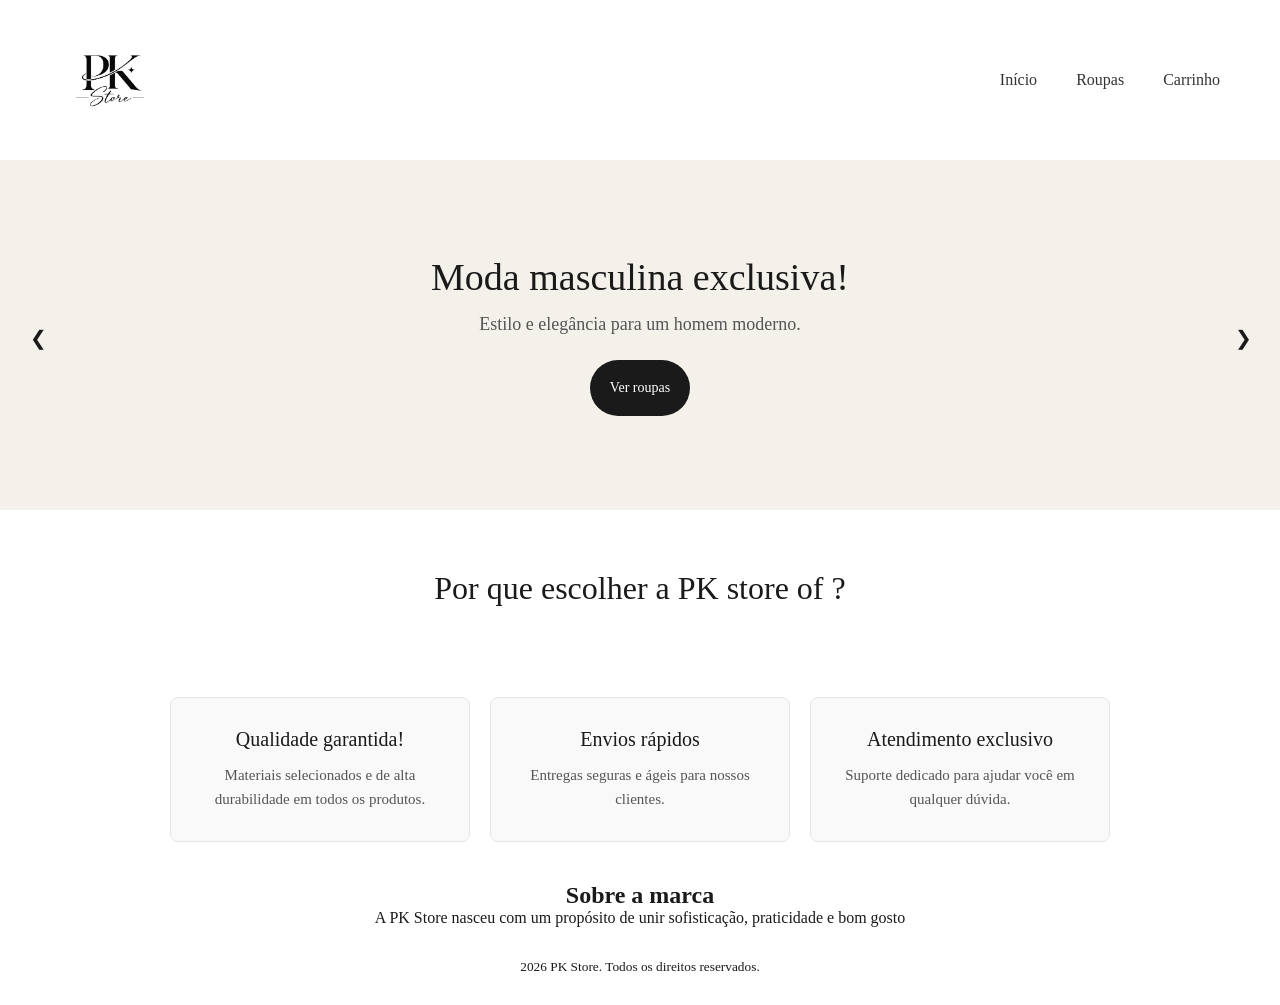
<file: index.html>
<!DOCTYPE html>
<html lang="pt-BR">
    <head>
        <meta charset="UTF-8" />
        <title>PK.STORE.OF</title>
        <link rel="stylesheet" href=".css/style.css">
    </head>
    <body>
        <header id="inicio">
              <img src="assets/img/Logotipo Minimalista PK Store (1) (1).png" alt="Foto da logo tipo da marca, escrito Pk store">
            <section id="itens-head">
                <a href="index.html">Início</a>
                <a href="pages/roupas.html">Roupas</a>
                <a href="pages/carrinho.html">Carrinho</a>
            </section>
            </header>

        <main>
           <section id="carrossel">
    <article class="banner ativo">
        <h1>Moda masculina exclusiva!</h1>
        <p>Estilo e elegância para um homem moderno.</p>
        <a class="botao" href="pages/roupas.html">Ver roupas</a>
    </article>


    <article class="banner" id="banner-geral">
                    <h1>Seu estilo do topo aos pés</h1>
                    <p>Da cabeça às roupas. Encontre tudo o que você precisa na PK Store.</p>
                    <a class="botao" href="#secao-sobre">Conhecer marca</a>
                </article>

    <button class="botao-carrossel esquerda" onclick="mudarBanner(-1)">&#10094;</button>
    <button class="botao-carrossel direita" onclick="mudarBanner(1)">&#10095;</button>
            </section>

            <section class="secao-info">
                <h2>Por que escolher a PK store of ?</h2>
            </section>

            <section class="grade-info">
                <article class="bloco-info">
                    <h3>Qualidade garantida!</h3>
                    <p>Materiais selecionados e de alta durabilidade em todos os produtos.</p>
                </article>

                <article class="bloco-info">
                    <h3>Envios rápidos</h3>
                    <p>Entregas seguras e ágeis para nossos clientes.</p>
                </article>

                <article class="bloco-info">
                    <h3>Atendimento exclusivo</h3>
                    <p>Suporte dedicado para ajudar você em qualquer dúvida.</p>
                </article>
            </section>
            </section>

            <section id="secao-sobre">
                <h2>Sobre a marca</h2>
                <p>A PK Store nasceu com um propósito de unir sofisticação, praticidade e bom gosto</p>
            </section>
        </main>
          <footer>
        <p><small>2026 PK Store. Todos os direitos reservados.</small></p>
    </footer>
    <script>
        let indiceAtual = 0;
        const banners = document.querySelectorAll('.banner');

        function mudarBanner(direcao) {
            banners[indiceAtual].classList.remove('ativo');
            indiceAtual = (indiceAtual + direcao + banners.length) % banners.length;
            banners[indiceAtual].classList.add('ativo');
        }
    </script>

    <script>
      setInterval(function() {
        mudarBanner(1);
      }, 3500);
    </script>

  </body>
</html>
    </body>
</html>
</file>
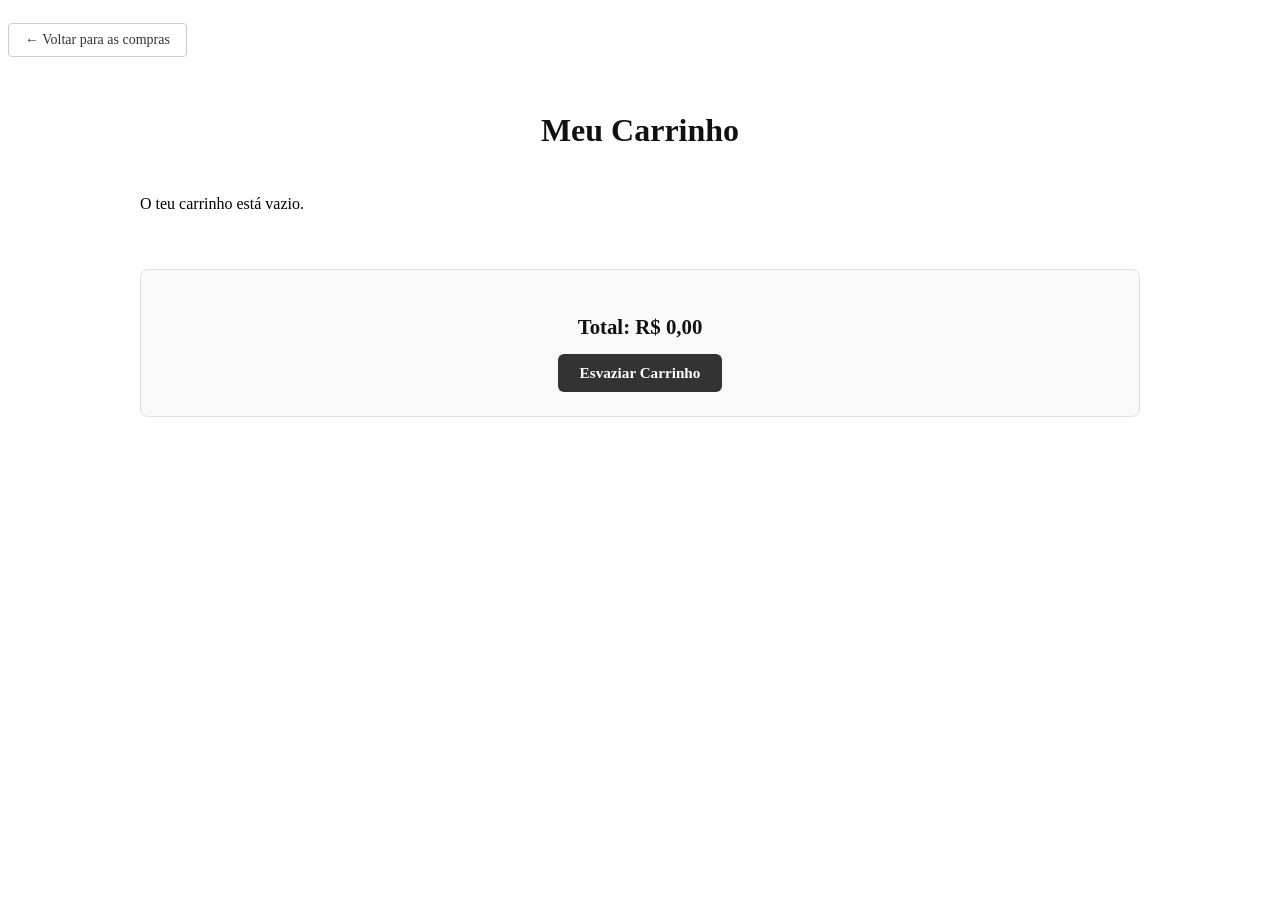
<file: pages/carrinho.html>
<!DOCTYPE html>
<html lang="pt-BR">
<head>
    <meta charset="UTF-8">
    <title>Carrinho - PK Store</title>
    <link rel="stylesheet" href="./.css/carrinho.css">
</head>
<body>

    <a href="roupas.html" class="btn-voltar-inicio">&larr; Voltar para as compras</a>
    
    <main class="pagina-conteudo">
        <h2>Meu Carrinho</h2>
        
        <section id="lista-carrinho" class="grade-produtos"></section>

        <section id="acoes-carrinho" style="margin-top: 20px; text-align: center;">
            <p id="total-carrinho"><strong>Total: R$ 0,00</strong></p>
            <a href="#" id="btn-limpar">Esvaziar Carrinho</a>
        </section>
    </main>

    <script>
        function carregarCarrinho() {
            const container = document.getElementById('lista-carrinho');
            const totalElemento = document.getElementById('total-carrinho');
            
            const carrinho = JSON.parse(localStorage.getItem('carrinho')) || [];
            container.innerHTML = '';

            if (carrinho.length === 0) {
                container.innerHTML = '<p>O teu carrinho está vazio.</p>';
                totalElemento.innerHTML = '<strong>Total: R$ 0,00</strong>';
                return;
            }

            let totalGeral = 0;

            carrinho.forEach((produto, index) => {
                let precoNumerico = parseFloat(produto.preco.replace(',', '.')) || 0;
                totalGeral += precoNumerico;

                const cartao = document.createElement('article');
                cartao.className = 'cartao-produto';
                cartao.innerHTML = `
                    <img src="${produto.foto}" alt="${produto.nome}">
                    <h3>${produto.nome}</h3>
                    <p>R$ ${produto.preco}</p>
                    <a href="#" onclick="removerItem(${index}); return false;" style="display: inline-block; background: #ff4d4d; color: white; padding: 6px 12px; text-decoration: none; border-radius: 4px; margin-top: 8px;">Remover</a>
                `;
                container.appendChild(cartao);
            });

            totalElemento.innerHTML = `<strong>Total: R$ ${totalGeral.toFixed(2).replace('.', ',')}</strong>`;
        }

        function removerItem(index) {
            let carrinho = JSON.parse(localStorage.getItem('carrinho')) || [];
            carrinho.splice(index, 1);
            localStorage.setItem('carrinho', JSON.stringify(carrinho));
            carregarCarrinho();
        }

        document.getElementById('btn-limpar').addEventListener('click', function(e) {
            e.preventDefault();
            localStorage.removeItem('carrinho');
            carregarCarrinho();
        });

        carregarCarrinho();
    </script>
</body>
</html>
</file>
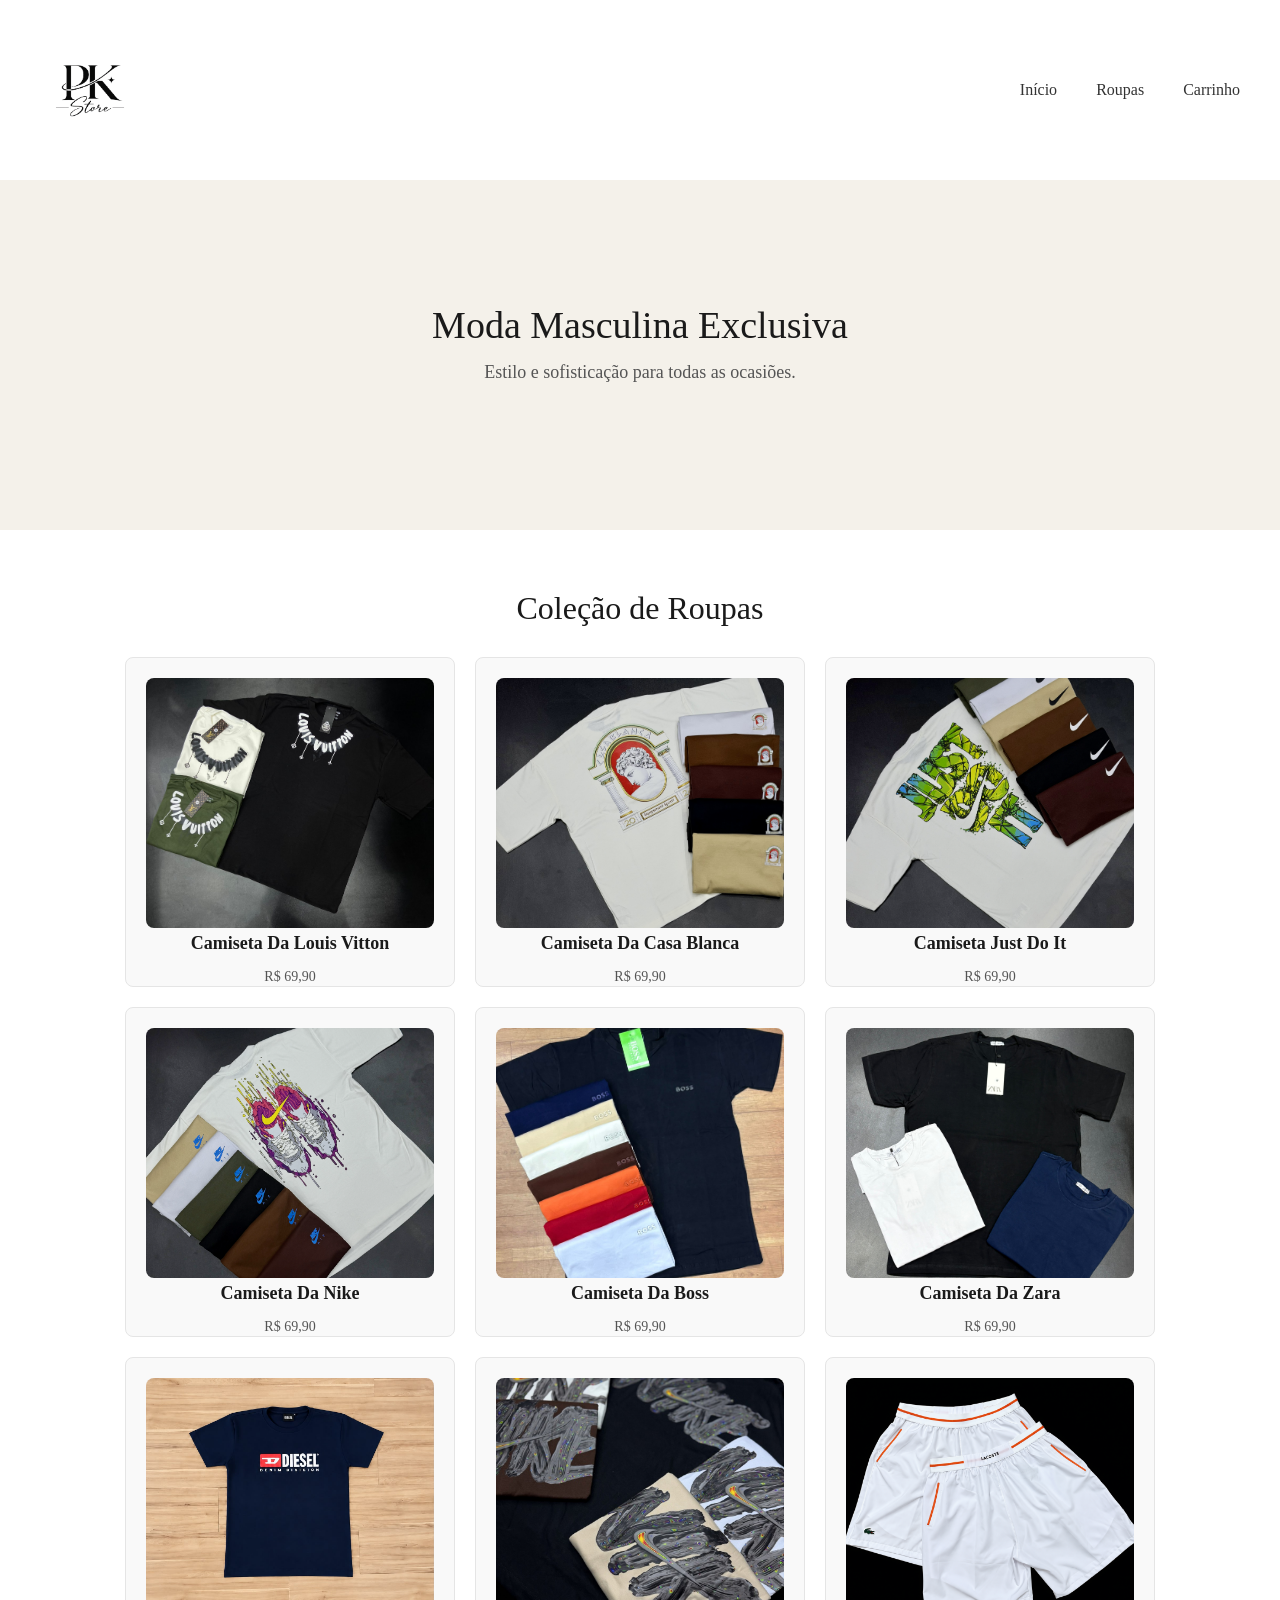
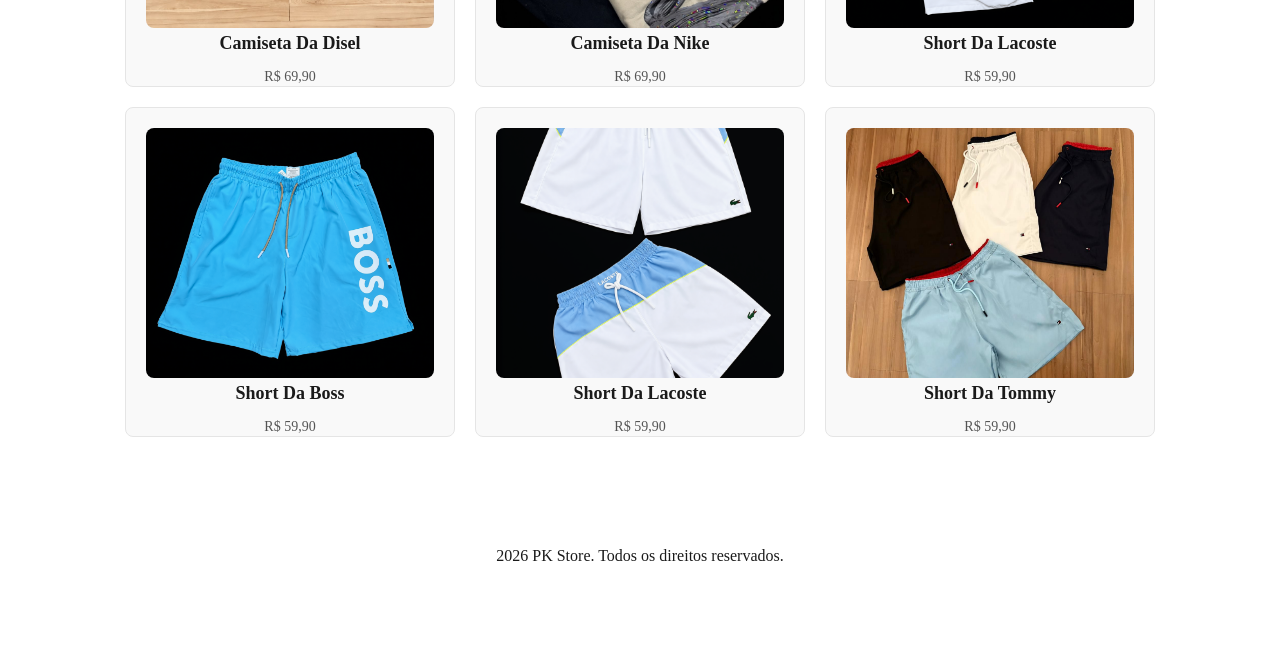
<file: pages/roupas.html>
<!DOCTYPE html>
<html lang="pt-BR">
<head>
    <meta charset="UTF-8">
    <title>PK.STORE.OF - Roupas</title>
    <link rel="stylesheet" href="../roupas.css">
</head>
<body>

    <header id="inicio">
        <img src="../assets/img/Logotipo Minimalista PK Store (1) (1).png" alt="Logotipo PK Store">
        <section id="itens-head">
            <a href="../index.html">Início</a>
            <a href="roupas.html">Roupas</a>
            <a href="carrinho.html">Carrinho</a>
        </section>
    </header>

    <main>
        <section id="carrossel">
            <article class="banner ativo">
                <h1>Moda Masculina Exclusiva</h1>
                <p>Estilo e sofisticação para todas as ocasiões.</p>
            </article>
        </section>

        <section class="pagina-conteudo">
            <h2>Coleção de Roupas</h2>
            
            <section class="grade-produtos">
                <a href="produto.html?nome=Camiseta%20Da%20Louis%20Vitton&preco=69,90&foto=../assets/img/blusa-louis.jpg" class="cartao-produto">
        <article>
                    <img src="../assets/img/blusa-louis.jpg" alt="camisa da Louis.">
                    <h3>Camiseta Da Louis Vitton</h3>
                    <p>R$ 69,90</p>
                </article>
                </a>

    <a href="produto.html?nome=Camiseta%20Da%20Casa%20Blanca&preco=69,90&foto=../assets/img/casa-blanca.jpg" class="cartao-produto">
        <article>
            <img src="../assets/img/casa-blanca.jpg" alt="camisa da casa blanca">
            <h3>Camiseta Da Casa Blanca</h3>
            <p>R$ 69,90</p>
        </article>
    </a>

    <a href="produto.html?nome=Camiseta%20Just%20Do%20It&preco=69,90&foto=../assets/img/Casa.blanca.png" class="cartao-produto">
        <article>
            <img src="../assets/img/Casa.blanca.png" alt="camisa da just do it, das cores branco, verde, marrom, preto.">
            <h3>Camiseta Just Do It</h3>
            <p>R$ 69,90</p>
        </article>
    </a>

    <a href="produto.html?nome=Camiseta%20Da%20Nike&preco=69,90&foto=../assets/img/nike.png" class="cartao-produto">
        <article>
            <img src="../assets/img/nike.png" alt="camisa da nike, das cores branco, verde, marrom, preto.">
            <h3>Camiseta Da Nike</h3>
            <p>R$ 69,90</p>
        </article>
    </a>

    <a href="produto.html?nome=Camiseta%20Da%20Boss&preco=69,90&foto=../assets/img/boss.jpg" class="cartao-produto">
        <article>
            <img src="../assets/img/boss.jpg" alt="camisa da boss, das cores branco, verde, marrom, preto.">
            <h3>Camiseta Da Boss</h3>
            <p>R$ 69,90</p>
        </article>
    </a>

    <a href="produto.html?nome=Camiseta%20Da%20Zara&preco=69,90&foto=../assets/img/zara.jpg" class="cartao-produto">
        <article>
            <img src="../assets/img/zara.jpg" alt="camisa da zara, das cores branco, verde, marrom, preto.">
            <h3>Camiseta Da Zara</h3>
            <p>R$ 69,90</p>
        </article>
    </a>

    <a href="produto.html?nome=Camiseta%20Da%20Disel&preco=69,90&foto=../assets/img/disel.jpg" class="cartao-produto">
        <article>
            <img src="../assets/img/disel.jpg" alt="camisa da disel, das cores branco, verde, marrom, preto.">
            <h3>Camiseta Da Disel</h3>
            <p>R$ 69,90</p>
        </article>
    </a>

    <a href="produto.html?nome=Camiseta%20Da%20Nike&preco=69,90&foto=../assets/img/nike-prateado.jpg" class="cartao-produto">
        <article>
            <img src="../assets/img/nike-prateado.jpg" alt="camisa da nike prateada.">
            <h3>Camiseta Da Nike</h3>
            <p>R$ 69,90</p>
        </article>
    </a>

    <a href="produto.html?nome=Short%20Da%20Lacoste&preco=59,90&foto=../assets/img/short-lacoste.png" class="cartao-produto">
        <article>
            <img src="../assets/img/short-lacoste.png" alt="short da lacoste.">
            <h3>Short Da Lacoste</h3>
            <p>R$ 59,90</p>
        </article>
    </a>


    <a href="produto.html?nome=Short%20Da%20Boss&preco=59,90&foto=../assets/img/short-boss.png" class="cartao-produto">
        <article>
            <img src="../assets/img/short-boss.png" alt="short da boss.">
            <h3>Short Da Boss</h3>
            <p>R$ 59,90</p>
        </article>
    </a>

<a href="produto.html?nome=Short%20Da%20Lacoste&preco=59,90&foto=../assets/img/short-lacoste2.png" class="cartao-produto">
    <article>
        <img src="../assets/img/short-lacoste2.png" alt="short da lacoste.">
        <h3>Short Da Lacoste</h3>
        <p>R$ 59,90</p>
    </article>
</a>

<a href="produto.html?nome=Short%20Da%20Tommy&preco=59,90&foto=../assets/img/short-tommy.jpg" class="cartao-produto">
    <article>
        <img src="../assets/img/short-tommy.jpg" alt="short da tommy.">
        <h3>Short Da Tommy</h3>
        <p>R$ 59,90</p>
    </article>
</a> 


<footer>
    <p>2026 PK Store. Todos os direitos reservados.</p>
</footer>
</body>
</html>
</file>
<file: .css/style.css>
* {
    margin: 0;
    padding: 0;
    box-sizing: border-box;
}

body {
    font-family: 'Times New Roman', Times, serif;
    background-color: #ffffff;
    color: #1a1a1a;
    text-align: center;
}

header {
    display: flex;
    justify-content: space-between;
    align-items: center;
    padding: 30px 60px;
    background-color: #ffffff;
}

header img {
    height: 100px;
}

header a {
    margin-left: 35px;
    color: #333333;
    text-decoration: none;
    font-size: 16px;
}


#carrossel {
    position: relative;
    width: 100%;
}

.banner {
    display: none;
    width: 100%;
    background-color: #f4f1ea;
    color: #1a1a1a;
    padding: 60px;
    min-height: 350px;
    flex-direction: column;
    justify-content: center;
    align-items: center;
}

.banner.ativo {
    display: flex;
}

.botao-carrossel {
    position: absolute;
    top: 50%;
    transform: translateY(-50%);
    background-color: transparent;
    border: none;
    font-size: 20px;
    color: #1a1a1a;
    cursor: pointer;
    padding: 15px;
    border-radius: 50%;
    width: 45px;
    height: 45px;
    line-height: 1;
}

.botao-carrossel.esquerda {
    left: 15px;
}

.botao-carrossel.direita {
    right: 15px;
}

.banner h1 {
    font-size: 38px;
    margin-bottom: 15px;
    font-weight: normal;
}

.banner p {
    font-size: 18px;
    color: #555555;
    margin-bottom: 25px;
}

.botao {
    padding: 20px;
    background-color: #1a1a1a;
    color: #ffffff;
    text-decoration: none;
    border-radius: 30px;
    font-size: 14px;
}

.secao-info {
    padding: 60px;
}

.secao-info h2 {
    margin-bottom: 30px;
    font-weight: normal;
    font-size: 32px;
}

.grade-info {
    display: flex;
    flex-direction: row;
    justify-content: center;
    align-items: center;
    gap: 20px;
    flex-wrap: 100%;
}

.bloco-info {
    background-color: #f9f9f9;
    border: 1px solid #e5e5e5;
    padding: 30px;
    width: 300px;
    border-radius: 8px;
    text-align: center;
    margin-bottom: 40px;
}

.bloco-info h3 {
    margin-bottom: 12px;
    font-weight: normal;
    font-size: 20px;
}

.bloco-info p {
    color: #555555;
    font-size: 15px;
    line-height: 1.6;
}

.secao-sobre {
    padding: 60px;
    max-width: 800px;
    margin: 0 auto;
}

.secao-sobre h2 {
    margin-bottom: 15px;
    font-weight: normal;
    font-size: 26px;
}

.secao-sobre p {
    color: #555555;
    font-size: 16px;
    line-height: 1.8;
}

footer {
    padding: 30px;
}
</file>
<file: pages/.css/carrinho.css>
/* ===================================
   ESTILOS DA PÁGINA DO CARRINHO
   =================================== */

main.pagina-conteudo {
    max-width: 1000px;
    margin: 40px auto;
    padding: 0 20px;
}

main.pagina-conteudo h2 {
    text-align: center;
    font-size: 2rem;
    margin-bottom: 30px;
    color: #111;
}

/* Grelha de produtos semântica */
.grade-produtos {
    display: grid;
    grid-template-columns: repeat(auto-fill, minmax(250px, 1fr));
    gap: 20px;
    margin-bottom: 40px;
}

/* Cada cartão de produto no carrinho */
.cartao-produto {
    background: #fff;
    border: 1px solid #e1e1e1;
    border-radius: 8px;
    padding: 16px;
    display: flex;
    flex-direction: column;
    justify-content: space-between;
    box-shadow: 0 2px 8px rgba(0,0,0,0.05);
}

/* Imagem perfeitamente enquadrada e sem distorção */
.cartao-produto img {
    width: 100%;
    height: 220px;
    object-fit: cover;
    border-radius: 6px;
    display: block;
}

.cartao-produto h3 {
    font-size: 1.1rem;
    color: #222;
    margin: 12px 0 6px 0;
}

.cartao-produto p {
    font-size: 1rem;
    font-weight: bold;
    color: #000;
    margin-bottom: 12px;
}

/* Link de remover estilizado */
.cartao-produto a {
    display: inline-block;
    background-color: #e74c3c;
    color: #fff;
    padding: 8px 12px;
    text-align: center;
    text-decoration: none;
    border-radius: 6px;
    font-size: 0.85rem;
    font-weight: 600;
    transition: background-color 0.2s ease;
}

.cartao-produto a:hover {
    background-color: #c0392b;
}

/* Seção de ações e total do carrinho */
#acoes-carrinho {
    text-align: center;
    padding: 24px;
    background-color: #f9f9f9;
    border-radius: 8px;
    border: 1px solid #e1e1e1;
}

#total-carrinho {
    font-size: 1.3rem;
    color: #111;
    margin-bottom: 15px;
}

#btn-limpar {
    display: inline-block;
    padding: 10px 22px;
    background-color: #333;
    color: #fff;
    text-decoration: none;
    border-radius: 6px;
    font-weight: 600;
    font-size: 0.95rem;
    transition: background-color 0.2s ease;
}

#btn-limpar:hover {
    background-color: #000;
}

.btn-voltar-inicio {
  display: inline-flex;
  align-items: center;
  gap: 10px;
  text-decoration: none;
  color: #333;
  font-size: 14px;
  font-weight: 500;
  padding: 8px 16px;
  margin: 15px 0;
  border: 1px solid #ccc;
  border-radius: 4px;
  background-color: #fff;
  transition: background-color 0.2s;
}

.btn-voltar-inicio:hover {
  background-color: #f0f0f0;
}
</file>
<file: roupas.css>
* {
    margin: 0;
    padding: 0;
    box-sizing: border-box;
}

body {
    font-family: 'Times New Roman', Times, serif;
    background-color: #ffffff;
    color: #1a1a1a;
    text-align: center;
    width: 100%;
}

main {
    width: 100%;
}

header {
    display: flex;
    justify-content: space-between;
    align-items: center;
    padding: 40px;
    background-color: #ffffff;
    width: 100%;
}

header img {
    height: 100px;
}

#itens-head a {
    margin-left: 35px;
    color: #333333;
    text-decoration: none;
    font-size: 16px;
}

#carrossel {
  display: flex;
  flex-direction: column; 
  gap: 15px;
}

#carrossel .banner {
  flex: 1;
  height: 300px; 
  display: flex;
  flex-direction: column;
  justify-content: center;
  align-items: center;
  text-align: center;
  color: white;
}

#banner-roupas  { 
    background-color: #111111; 
}

#banner-cabelos { 
    background-color: #2c3e50; 
}

#banner-geral   { 
    background-color: #34495e; 
}

#carrossel .botao {
  display: inline-block;
  margin-top: 10px;
  padding: 8px 16px;
  background-color: white;
  color: black;
  text-decoration: none;
}


.banner {
    display: none;
    width: 100%;
    background-color: #f4f1ea;
    color: #1a1a1a;
    padding: 60px;
    min-height: 350px;
    flex-direction: column;
    justify-content: center;
    align-items: center;
}

.banner.ativo {
    display: flex;
}

.banner h1 {
    color: #1a1a1a;
    font-size: 38px;
    margin-bottom: 15px;
    font-weight: normal;
}

.banner p {
    font-size: 18px;
    color: #555555;
    margin-bottom: 25px;
}

.pagina-conteudo {
    padding: 60px;
    width: 100%;
}

.pagina-conteudo h2 {
    margin-bottom: 30px;
    font-weight: normal;
    font-size: 32px;
}

.grade-produtos {
    display: flex;
    flex-direction: row;
    justify-content: center;
    align-items: stretch;
    gap: 30px;
    width: 100%;
    flex-wrap: wrap;
}

.cartao-produto {
    background-color: #f9f9f9;
    border: 1px solid #e5e5e5;
    padding: 20px;
    width: 330px;
    height: 330px;
    border-radius: 8px;
    text-align: center;
}

a.cartao-produto {
    text-decoration: none;
    color: inherit;
    display: block;
    width: 100%;
    max-width: 330px; 
}

.cartao-produto img {
    width: 100%;
    height: 250px; 
    object-fit: cover;
    border-radius: 8px;
    display: block;
}

.grade-produtos {
    display: flex;
    flex-wrap: wrap;
    gap: 20px;
    justify-content: center;
}

.cartao-produto h3 {
    margin: 5px;
    margin-bottom: 12px;
    font-weight: bold;
    font-size: 18px;
}

.cartao-produto p {
    color: #555555;
    font-size: 14px;
    line-height: 1.5;
}

footer {
    padding: 40px;
    margin-top: 50px;
    
}
</file>
